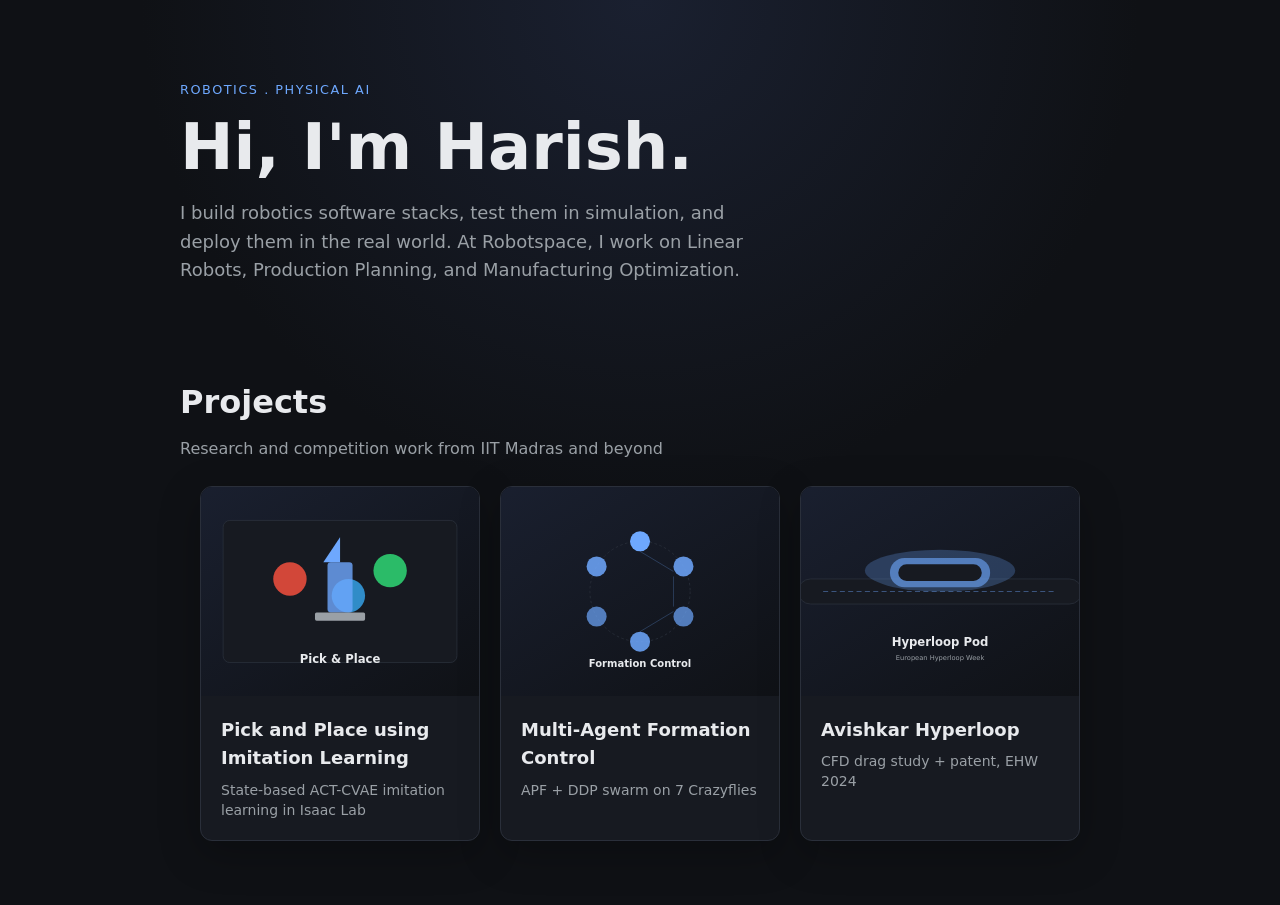
<file: index.html>
<!DOCTYPE html>
<html lang="en">
  <head>
    <meta charset="UTF-8" />
    <meta name="viewport" content="width=device-width, initial-scale=1.0" />
    <meta
      name="description"
      content="Harish S — Aerospace Engineer building robotics software, automation systems, and simulation tools."
    />
    <title>Harish | Portfolio</title>
    <link rel="stylesheet" href="css/style.css?v=3" />
  </head>
  <body>
    <!-- <header class="site-header">
      <nav class="nav" aria-label="Main navigation">
        <a class="nav__brand" href="#top">Harish</a>
        <button
          class="nav__toggle"
          type="button"
          aria-expanded="false"
          aria-controls="nav-menu"
        >
          Menu
        </button>
        <ul class="nav__menu" id="nav-menu">
          <li><a href="#about">About</a></li>
          <li><a href="#experience">Experience</a></li>
          <li><a href="#projects">Projects</a></li>
          <li><a href="#skills">Skills</a></li>
          <li><a href="#contact">Contact</a></li>
        </ul>
      </nav>
    </header> -->

    <main id="top">
      <section class="hero section">
        <p class="hero__eyebrow">Robotics . Physical AI</p>
        <h1>Hi, I'm Harish.</h1>
        <p class="hero__lead">
          I build robotics software stacks, test them in simulation, and deploy them in the real world. 
          At Robotspace, I work on Linear Robots, Production Planning, and Manufacturing Optimization.
        </p>
        <!-- <div class="hero__actions">
          <a class="button button--primary" href="#projects">View projects</a>
          <a class="button button--ghost" href="#contact">Get in touch</a>
        </div> -->
      </section>

      <!-- <section class="section" id="about">
        <div class="section__header">
          <h2>About</h2>
          <p>I'm an engineer with a passion for building great robots. Started with aerodynamics and got into drones. Got interested in building robots.</p>
        </div>
      </section> -->

      <!-- <section class="section" id="about">
        <div class="section__header">
          <h2>About</h2>
          <p>Education and highlights from my work in aerospace and robotics.</p>
        </div>

        <div class="stack">
          <article class="card">
            <h3>Education</h3>
            <dl class="education-list">
              <div class="education-list__item">
                <dt>B.Tech in Aerospace Engineering</dt>
                <dd>Indian Institute of Technology Madras · CGPA 7.42 · 2025</dd>
              </div>
              <div class="education-list__item">
                <dt>XII (CBSE)</dt>
                <dd>Sudharsanam Vidyaashram · 92.2% · 2021</dd>
              </div>
              <div class="education-list__item">
                <dt>X (CBSE)</dt>
                <dd>Sudharsanam Vidyaashram · 95.4% · 2019</dd>
              </div>
            </dl>
          </article>

          <article class="card">
            <h3>Achievements</h3>
            <ul class="bullet-list">
              <li>
                Secured 2nd place in European Hyperloop Week for full-scale
                technical work, representing IIT Madras and India in Zurich,
                Switzerland.
              </li>
              <li>
                Authored a research report on
                <em>Analysis of Shock Waves in Hyperloop Systems</em>.
              </li>
              <li>
                Filed a patent on using Connected Tube Configuration for
                Hyperloop systems.
              </li>
            </ul>
          </article>
        </div>
      </section> -->

      <!-- <section class="section" id="experience">
        <div class="section__header">
          <h2>Experience</h2>
          <p>Professional work in robotics and manufacturing automation.</p>
        </div>

        <article class="card entry-card">
          <div class="entry-card__header">
            <div>
              <h3>Robotspace</h3>
            </div>
            <p class="entry-card__date">Jun 2025 – Present</p>
          </div>
          <ul class="bullet-list">
            <li>
              Built the software stack for a 4-axis linear robot with four
              modules integrated through MQTT.
            </li>
            <li>
              Planned robot trajectories using Behaviour Trees and motion control
              using Finite State Machines.
            </li>
            <li>
              Deployed the stack on ioWare and integrated with FluidNC through
              G-Codes for motor control.
            </li>
            <li>
              Implemented an automated planning and scheduling system for factory
              production planning.
            </li>
            <li>
              Built a cutting plan optimization tool with Google OR-Tools for
              tower manufacturing, reducing raw material wastage by 50%.
            </li>
            <li>
              Deployed a PLC-based assembly verification system for manufacturing
              lines at Schneider Electric.
            </li>
          </ul>
        </article>
      </section> -->

      <section class="section" id="projects">
        <div class="section__header">
          <h2>Projects</h2>
          <p>Research and competition work from IIT Madras and beyond</p>
        </div>

        <div class="project-grid">
          <a class="project-preview" href="projects/visual-pick-and-place.html">
            <div class="project-preview__media">
              <img
                class="project-preview__image"
                src="assets/projects/visual-pick-place.svg"
                alt="Single-box pick-and-place with ACT-CVAE in Isaac Lab"
              />
            </div>
            <div class="project-preview__body">
              <h3 class="project-preview__title">Pick and Place using Imitation Learning</h3>
              <p class="project-preview__subtitle">
                State-based ACT-CVAE imitation learning in Isaac Lab
              </p>
            </div>
          </a>

          <a class="project-preview" href="projects/formation-control.html">
            <div class="project-preview__media">
              <img
                class="project-preview__image"
                src="assets/projects/formation-control.svg"
                alt="Multi-Agent Formation Control with APF and DDP on Crazyflie drones"
              />
            </div>
            <div class="project-preview__body">
              <h3 class="project-preview__title">Multi-Agent Formation Control</h3>
              <p class="project-preview__subtitle">
                APF + DDP swarm on 7 Crazyflies
              </p>
            </div>
          </a>
          <a class="project-preview" href="projects/avishkar-hyperloop.html">
            <div class="project-preview__media">
              <img
                class="project-preview__image"
                src="assets/projects/hyperloop.svg"
                alt="Avishkar Hyperloop CFD and competition research"
              />
            </div>
            <div class="project-preview__body">
              <h3 class="project-preview__title">Avishkar Hyperloop</h3>
              <p class="project-preview__subtitle">
                CFD drag study + patent, EHW 2024
              </p>
            </div>
          </a>
        </div>

        
      </section>
    </main>

    <script src="js/main.js"></script>
    <script
      data-goatcounter="https://harishs.goatcounter.com/count"
      async
      src="//gc.zgo.at/count.js"
    ></script>
  </body>
</html>
</file>
<file: css/style.css>
:root {
  --bg: #0f1115;
  --surface: #171a21;
  --text: #e8eaed;
  --muted: #9aa0a6;
  --accent: #6ea8fe;
  --accent-hover: #8bb9ff;
  --border: #2a2f3a;
  --max-width: 960px;
  --radius: 12px;
  --shadow: 0 12px 40px rgba(0, 0, 0, 0.25);
}

*,
*::before,
*::after {
  box-sizing: border-box;
}

html {
  scroll-behavior: smooth;
}

body {
  margin: 0;
  font-family: system-ui, -apple-system, BlinkMacSystemFont, "Segoe UI", sans-serif;
  line-height: 1.6;
  color: var(--text);
  background: radial-gradient(circle at top, #1a2030 0%, var(--bg) 45%);
  min-height: 100vh;
}

a {
  color: var(--accent);
  text-decoration: none;
}

a:hover {
  color: var(--accent-hover);
}

img {
  max-width: 100%;
  display: block;
}

.site-header {
  position: sticky;
  top: 0;
  z-index: 10;
  backdrop-filter: blur(10px);
  background: rgba(15, 17, 21, 0.85);
  border-bottom: 1px solid var(--border);
}

.nav {
  max-width: var(--max-width);
  margin: 0 auto;
  padding: 1rem 1.25rem;
  display: flex;
  align-items: center;
  justify-content: space-between;
  gap: 1rem;
}

.nav__brand {
  font-weight: 700;
  color: var(--text);
}

.nav__menu {
  display: flex;
  gap: 1.25rem;
  list-style: none;
  margin: 0;
  padding: 0;
}

.nav__menu a {
  color: var(--muted);
}

.nav__menu a:hover {
  color: var(--text);
}

.nav__toggle {
  display: none;
  background: var(--surface);
  color: var(--text);
  border: 1px solid var(--border);
  border-radius: 8px;
  padding: 0.5rem 0.75rem;
  cursor: pointer;
}

main {
  max-width: var(--max-width);
  margin: 0 auto;
  padding: 0 1.25rem 4rem;
}

.section {
  padding: 4rem 0 0;
}

.section__header h2 {
  margin: 0 0 0.5rem;
  font-size: clamp(1.5rem, 3vw, 2rem);
}

.section__header p {
  margin: 0 0 1.5rem;
  color: var(--muted);
}

.hero {
  padding-top: 5rem;
}

.hero__eyebrow {
  text-transform: uppercase;
  letter-spacing: 0.12em;
  font-size: 0.8rem;
  color: var(--accent);
  margin: 0 0 0.75rem;
}

.hero h1 {
  font-size: clamp(2.5rem, 6vw, 4rem);
  line-height: 1.1;
  margin: 0 0 1rem;
}

.hero__lead {
  max-width: 38rem;
  color: var(--muted);
  font-size: 1.125rem;
  margin: 0 0 1.75rem;
}

.hero__actions {
  display: flex;
  flex-wrap: wrap;
  gap: 0.75rem;
}

.button {
  display: inline-flex;
  align-items: center;
  justify-content: center;
  padding: 0.75rem 1.25rem;
  border-radius: 999px;
  border: 1px solid transparent;
  font-weight: 600;
}

.button--primary {
  background: var(--accent);
  color: #0f1115;
}

.button--primary:hover {
  background: var(--accent-hover);
  color: #0f1115;
}

.button--ghost {
  border-color: var(--border);
  color: var(--text);
}

.button--ghost:hover {
  border-color: var(--accent);
  color: var(--accent);
}

.card {
  background: var(--surface);
  border: 1px solid var(--border);
  border-radius: var(--radius);
  padding: 1.5rem;
  box-shadow: var(--shadow);
}

.card h3 {
  margin: 0 0 0.75rem;
  font-size: 1.125rem;
}

.stack {
  display: grid;
  gap: 1.25rem;
}

.education-list {
  margin: 0;
}

.education-list__item {
  margin-bottom: 1rem;
}

.education-list__item:last-child {
  margin-bottom: 0;
}

.education-list dt {
  font-weight: 600;
  margin-bottom: 0.25rem;
}

.education-list dd {
  margin: 0;
  color: var(--muted);
}

.bullet-list {
  margin: 0;
  padding-left: 1.25rem;
  color: var(--muted);
}

.bullet-list li + li {
  margin-top: 0.5rem;
}

.entry-card__header {
  display: flex;
  justify-content: space-between;
  align-items: flex-start;
  gap: 1rem;
  margin-bottom: 1rem;
}

.entry-card__org {
  margin: 0.25rem 0 0;
  color: var(--accent);
  font-weight: 600;
}

.entry-card__date {
  margin: 0;
  color: var(--muted);
  font-size: 0.9rem;
  white-space: nowrap;
}

.project-card__meta {
  margin: 0 0 0.5rem;
  color: var(--accent);
  font-size: 0.875rem;
  font-weight: 600;
}

.skills-grid {
  display: grid;
  gap: 1.25rem;
}

@media (min-width: 640px) {
  .skills-grid {
    grid-template-columns: 2fr 1fr;
  }
}

.project-grid {
  display: grid;
  gap: 1.25rem;
  grid-template-columns: repeat(auto-fill, minmax(min(100%, 220px), 280px));
  justify-content: center;
}

.project-preview {
  display: flex;
  flex-direction: column;
  width: 100%;
  max-width: 280px;
  color: inherit;
  background: var(--surface);
  border: 1px solid var(--border);
  border-radius: var(--radius);
  overflow: hidden;
  box-shadow: var(--shadow);
  transition: transform 0.2s ease, border-color 0.2s ease;
}

.project-preview:hover {
  transform: translateY(-4px);
  border-color: var(--accent);
  color: inherit;
}

.project-preview__media {
  aspect-ratio: 4 / 3;
  overflow: hidden;
  background: var(--bg);
}

.project-preview__image {
  width: 100%;
  height: 100%;
  object-fit: cover;
  display: block;
}

.project-preview__body {
  padding: 1.25rem;
  flex: 1;
}

.project-preview__title {
  margin: 0;
  font-size: 1.125rem;
  color: var(--text);
}

.project-preview__subtitle {
  margin: 0.5rem 0 0;
  font-size: 0.875rem;
  color: var(--muted);
  line-height: 1.4;
}

.project-page {
  max-width: var(--max-width);
  margin: 0 auto;
  padding: 3rem 1.25rem 4rem;
}

.back-link {
  display: inline-block;
  margin-bottom: 2rem;
  color: var(--muted);
  font-size: 0.95rem;
}

.back-link:hover {
  color: var(--text);
}

.project-hero-image,
.project-hero-video {
  width: 100%;
  max-width: 720px;
  margin-left: auto;
  margin-right: auto;
  border-radius: var(--radius);
  border: 1px solid var(--border);
  margin-bottom: 2rem;
  display: block;
  background: var(--bg);
}

.project-hero-video {
  aspect-ratio: 16 / 9;
  object-fit: contain;
  max-height: min(50vh, 405px);
  height: auto;
}

.project-page__header .project-hero-video {
  margin-top: 1.25rem;
  margin-bottom: 1.5rem;
}

.project-page__header h1 {
  margin: 0 0 1rem;
  font-size: clamp(2rem, 5vw, 2.75rem);
  line-height: 1.15;
}

.project-page__intro {
  margin: 0;
  max-width: 40rem;
  color: var(--muted);
  font-size: 1.125rem;
}

.project-page--article .project-page__header {
  margin-bottom: 3rem;
  padding-bottom: 2rem;
  border-bottom: 1px solid var(--border);
}

.project-page__section {
  padding: 2.5rem 0;
  border-bottom: 1px solid var(--border);
}

.project-page__section:last-child {
  border-bottom: none;
  padding-bottom: 0;
}

.project-page__section h2 {
  margin: 0 0 1.25rem;
  font-size: clamp(1.25rem, 3vw, 1.5rem);
  color: var(--text);
}

.project-page__section .tag-list--large {
  margin-bottom: 0;
}

.project-page__subheading {
  margin: 1.25rem 0 0.5rem;
  font-size: 1rem;
  color: var(--accent);
}

.project-page__text {
  margin: 0 0 1rem;
  color: var(--muted);
}

.project-page__text:last-child {
  margin-bottom: 0;
}

.project-page__formula {
  margin: 0 0 1rem;
  padding: 0.75rem 1rem;
  background: rgba(110, 168, 254, 0.08);
  border: 1px solid rgba(110, 168, 254, 0.2);
  border-radius: 8px;
  color: var(--text);
  font-family: ui-monospace, "Cascadia Code", monospace;
  font-size: 0.95rem;
  overflow-x: auto;
}

.mission-list {
  margin: 0 0 1rem;
  padding-left: 1.25rem;
  color: var(--muted);
}

.mission-list li + li {
  margin-top: 0.75rem;
}

.project-page code {
  font-family: ui-monospace, "Cascadia Code", monospace;
  font-size: 0.875em;
  color: var(--accent);
}

.grid {
  display: grid;
  gap: 1.25rem;
}

@media (min-width: 720px) {
  .grid {
    grid-template-columns: repeat(2, minmax(0, 1fr));
  }
}

.project-card h3 {
  margin: 0 0 0.75rem;
}

.project-card .bullet-list {
  margin-bottom: 1rem;
}

.tag-list {
  display: flex;
  flex-wrap: wrap;
  gap: 0.5rem;
  list-style: none;
  margin: 0 0 1rem;
  padding: 0;
}

.tag-list li,
.tag-list--large li {
  background: rgba(110, 168, 254, 0.12);
  color: var(--accent);
  border: 1px solid rgba(110, 168, 254, 0.25);
  border-radius: 999px;
  padding: 0.25rem 0.75rem;
  font-size: 0.875rem;
}

.tag-list--large {
  margin-bottom: 0;
}

.contact-card p {
  margin: 0 0 0.75rem;
}

.contact-card p:last-child {
  margin-bottom: 0;
}

@media (max-width: 640px) {
  .nav__toggle {
    display: inline-flex;
  }

  .nav__menu {
    display: none;
    position: absolute;
    top: 100%;
    right: 1.25rem;
    flex-direction: column;
    background: var(--surface);
    border: 1px solid var(--border);
    border-radius: var(--radius);
    padding: 0.75rem 1rem;
    min-width: 10rem;
  }

  .nav__menu.is-open {
    display: flex;
  }

  .entry-card__header {
    flex-direction: column;
    gap: 0.5rem;
  }

  .entry-card__date {
    white-space: normal;
  }
}
</file>
